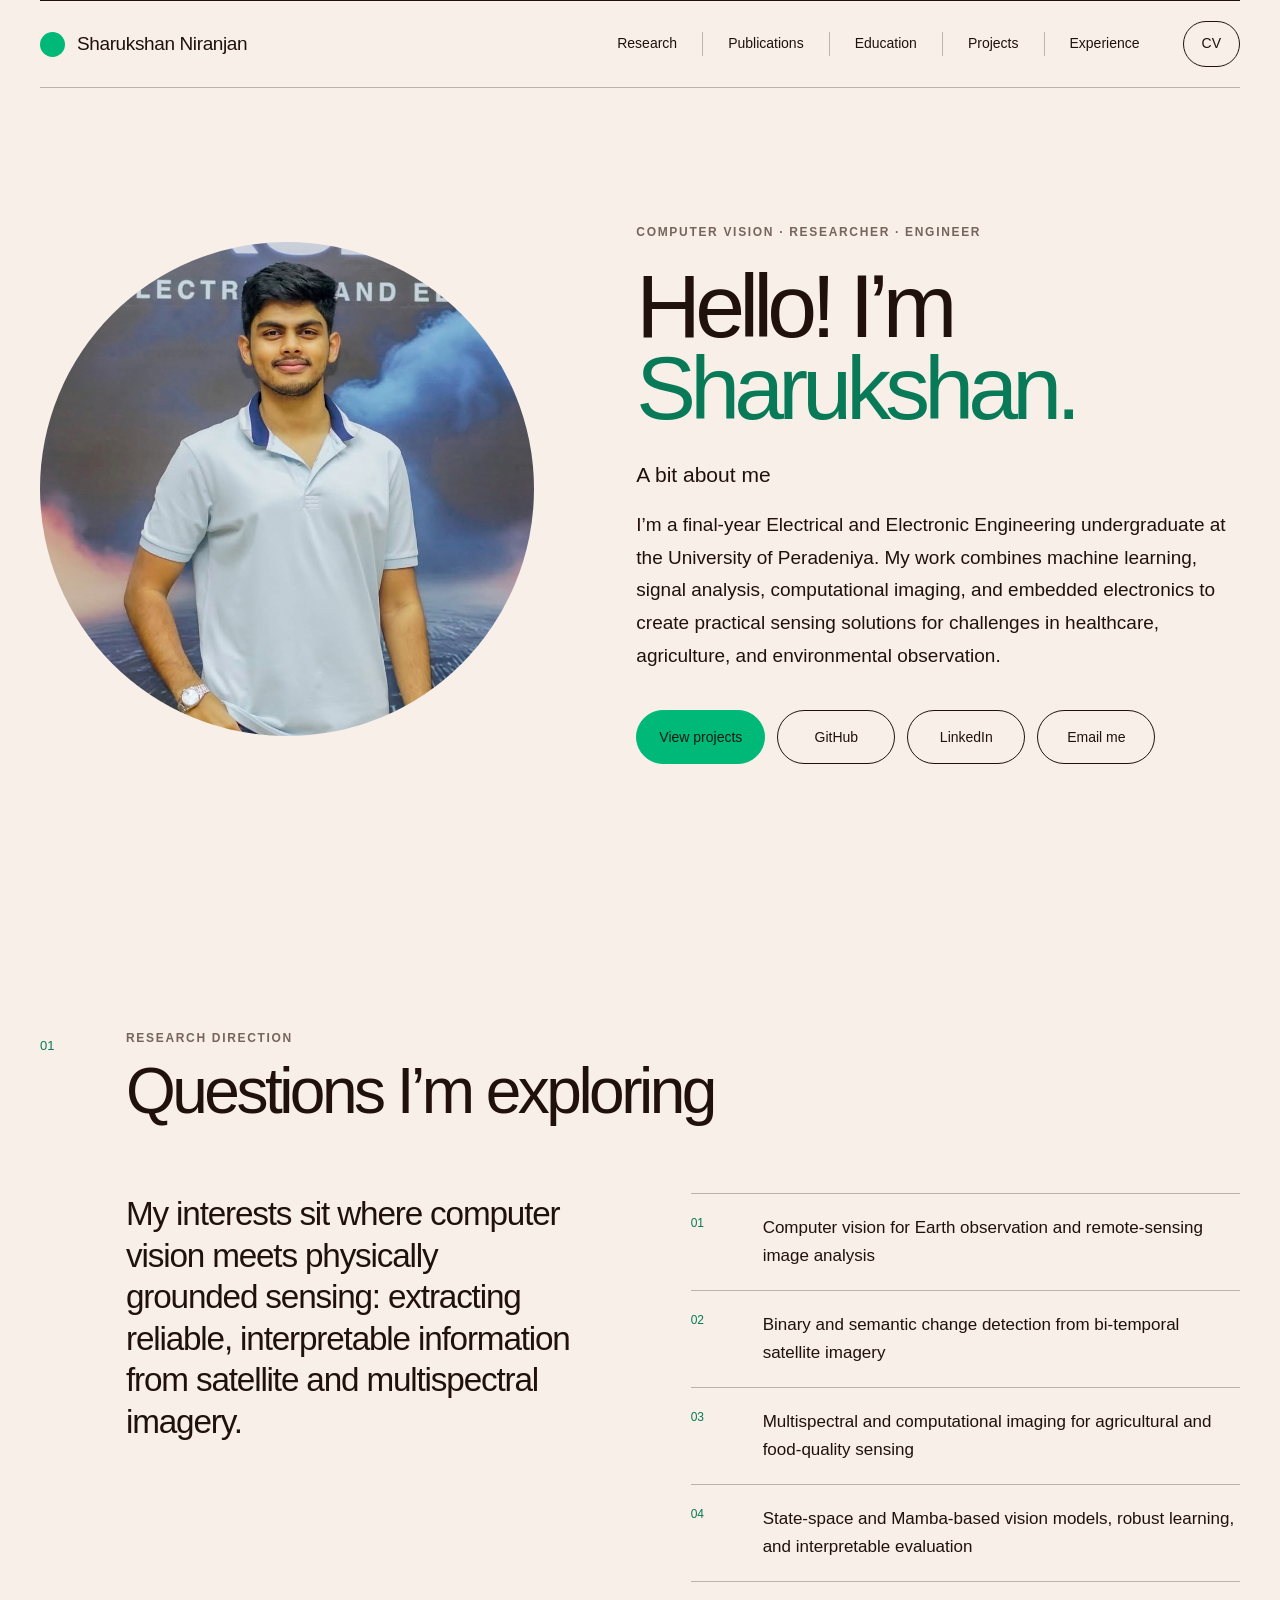
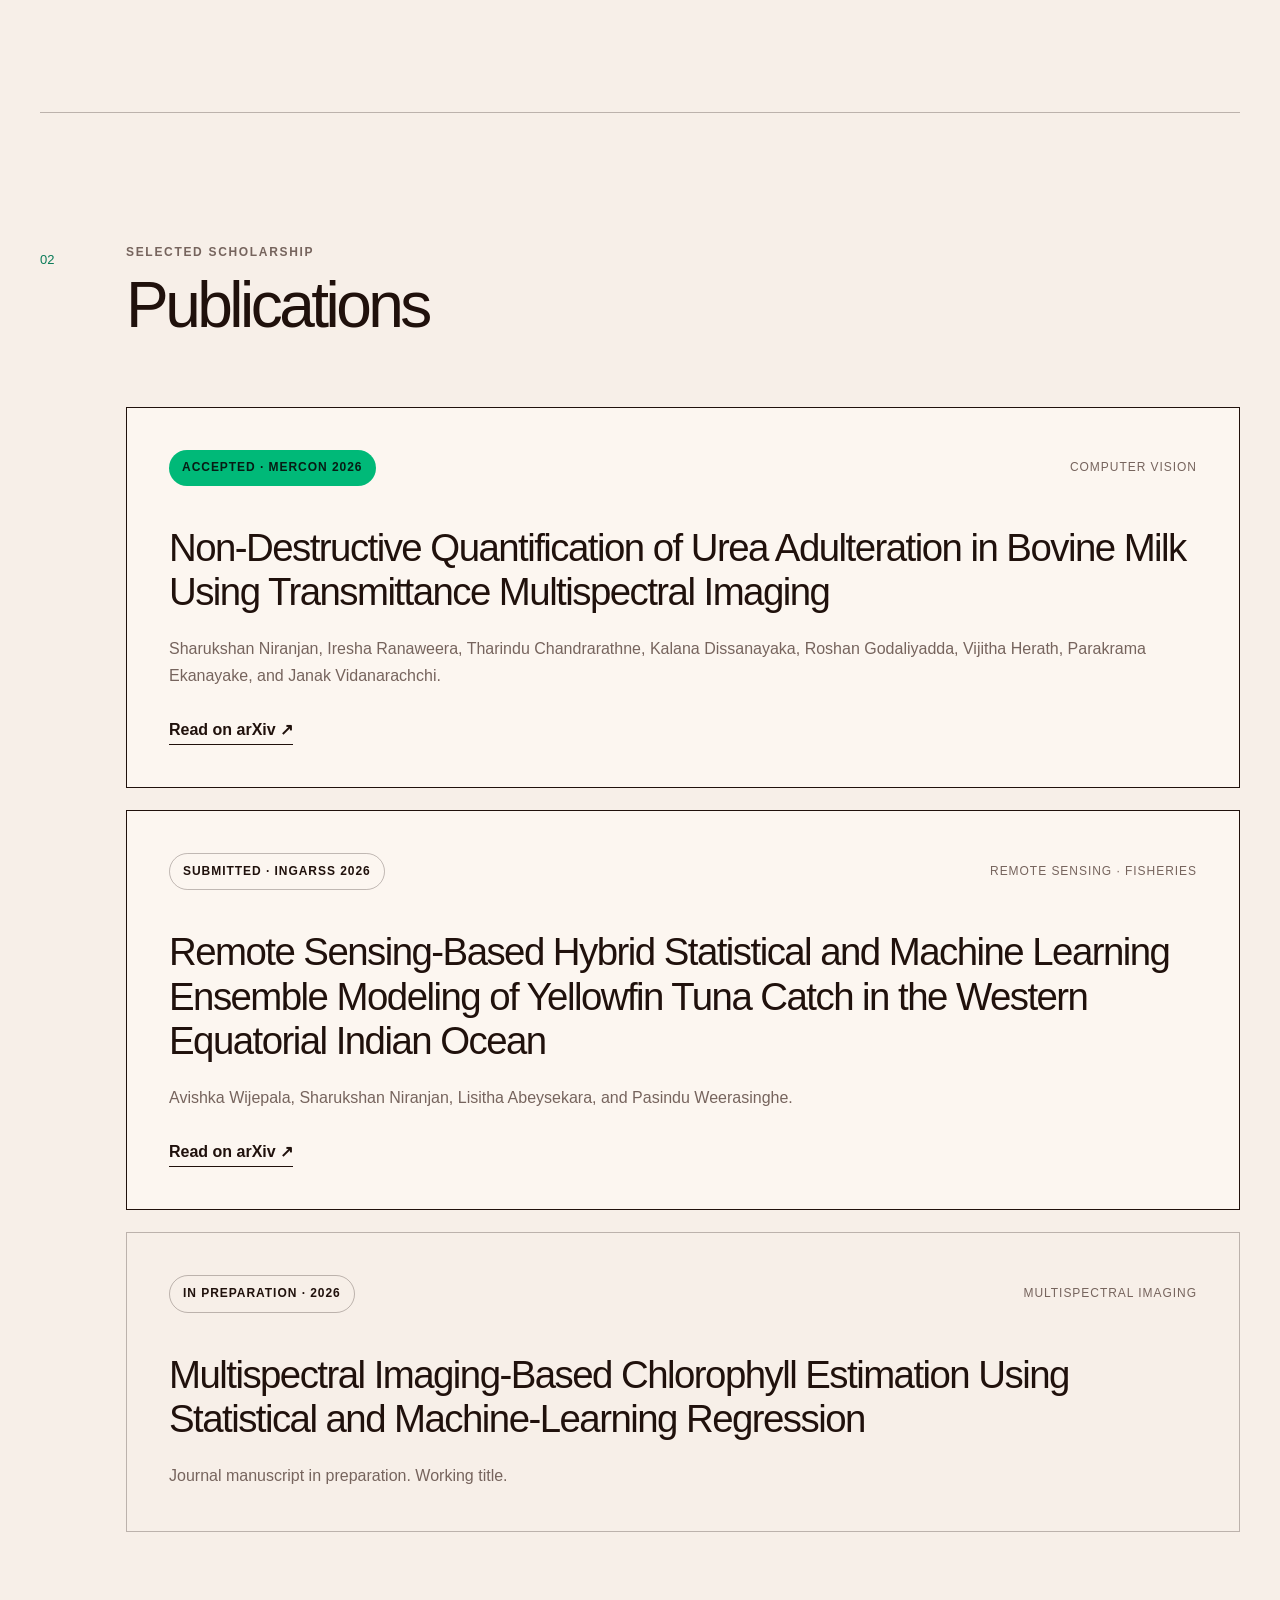
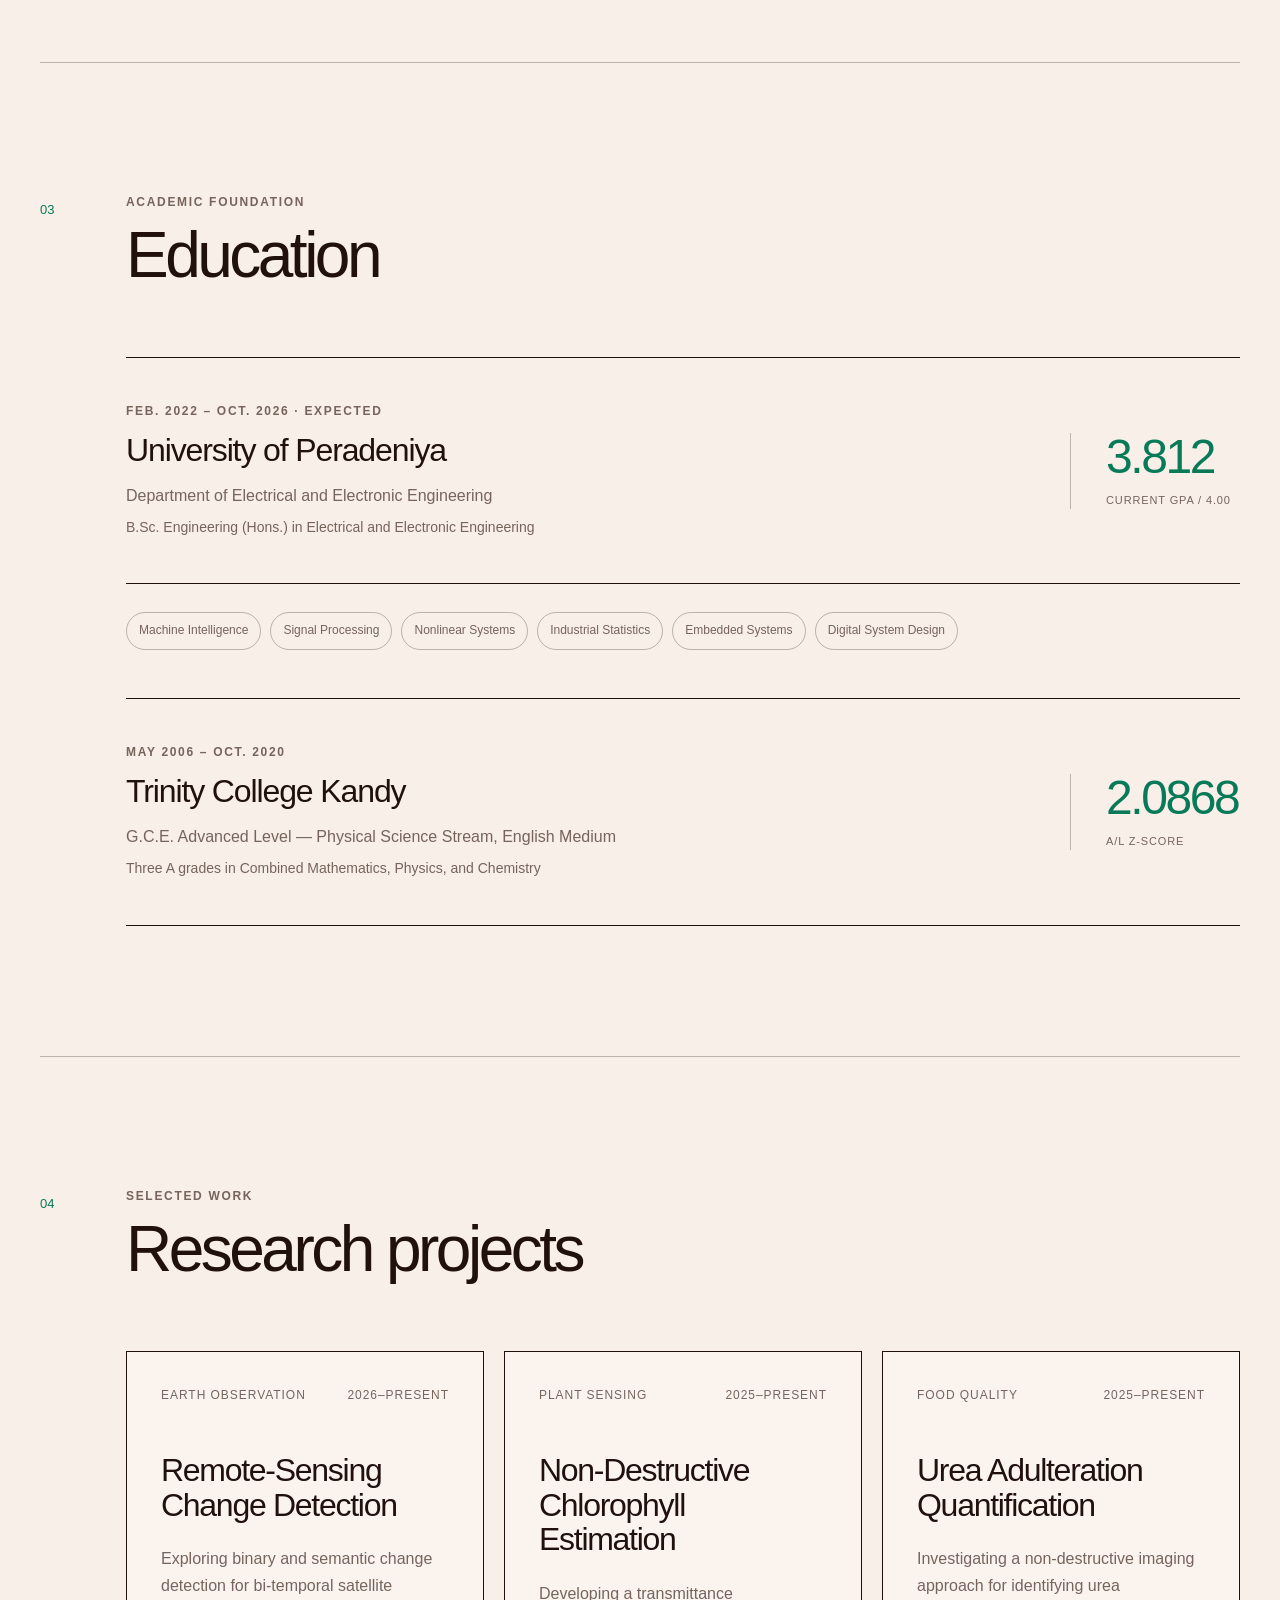
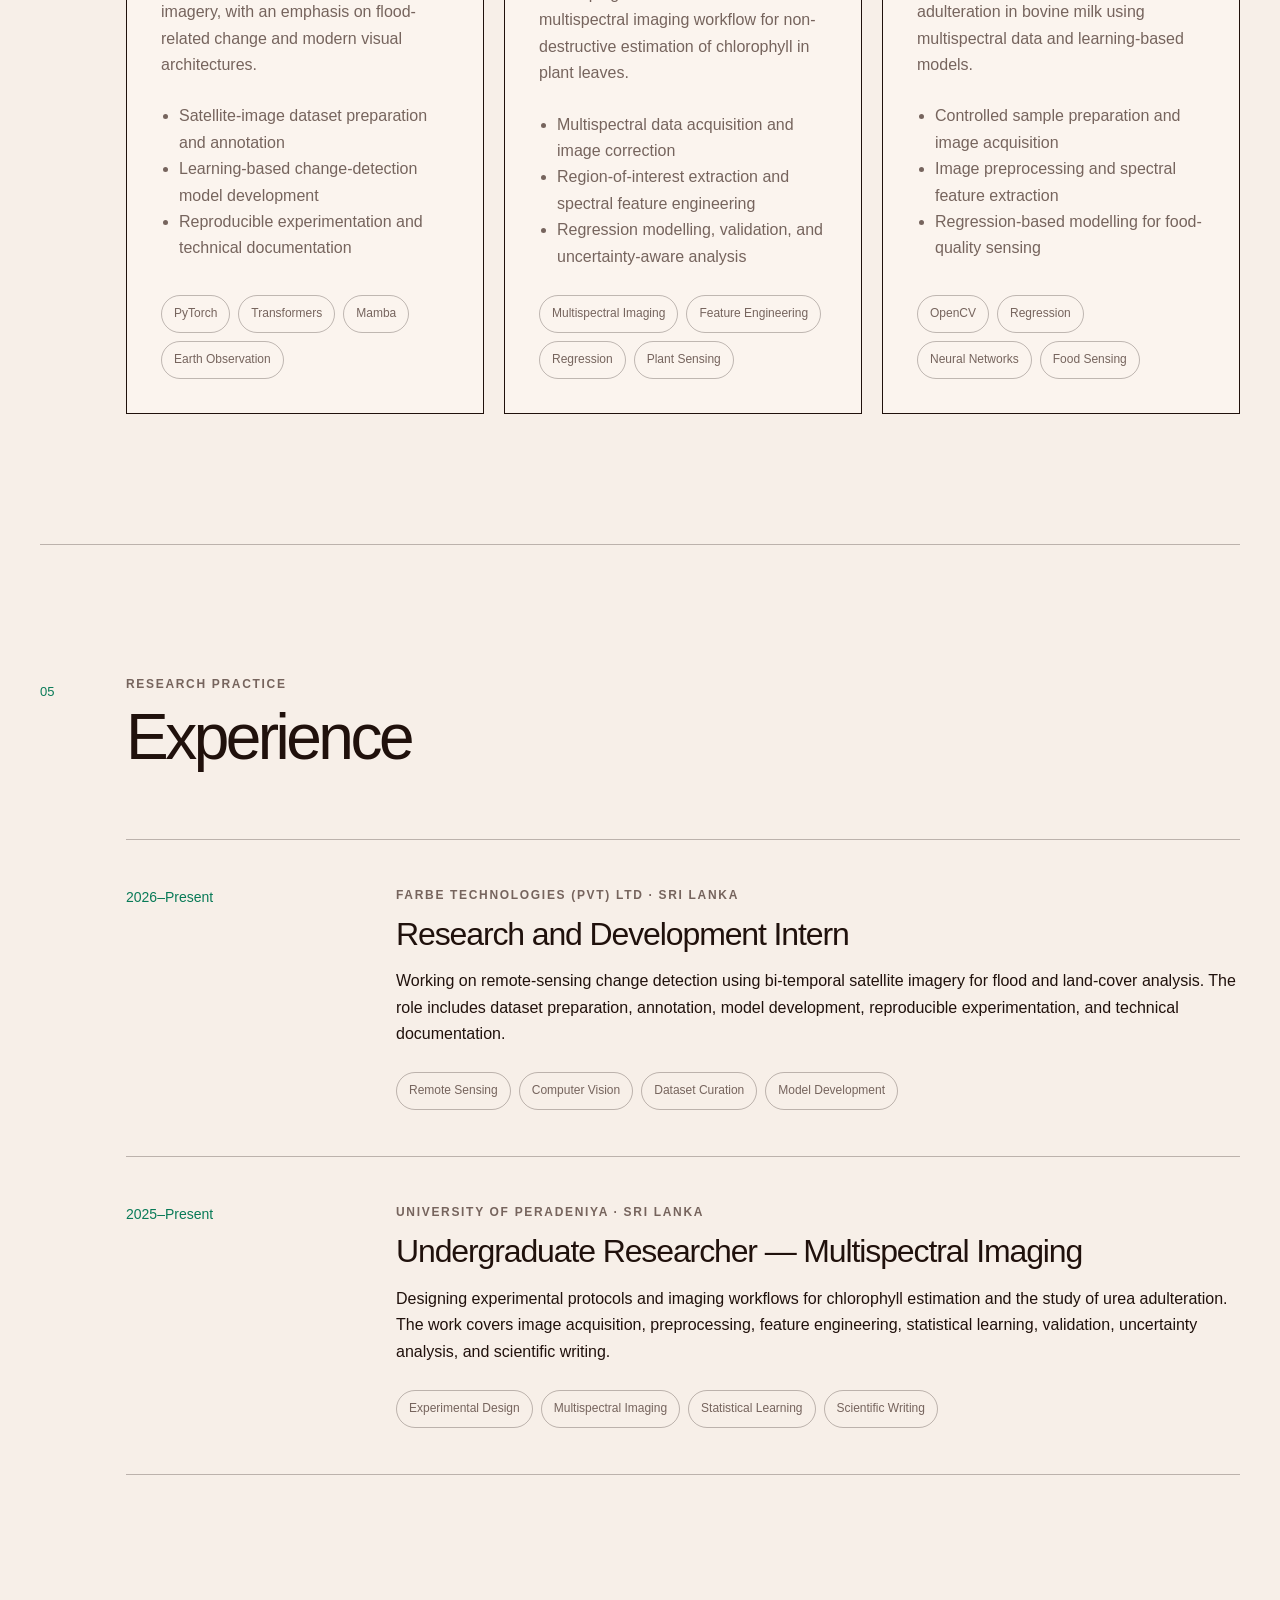
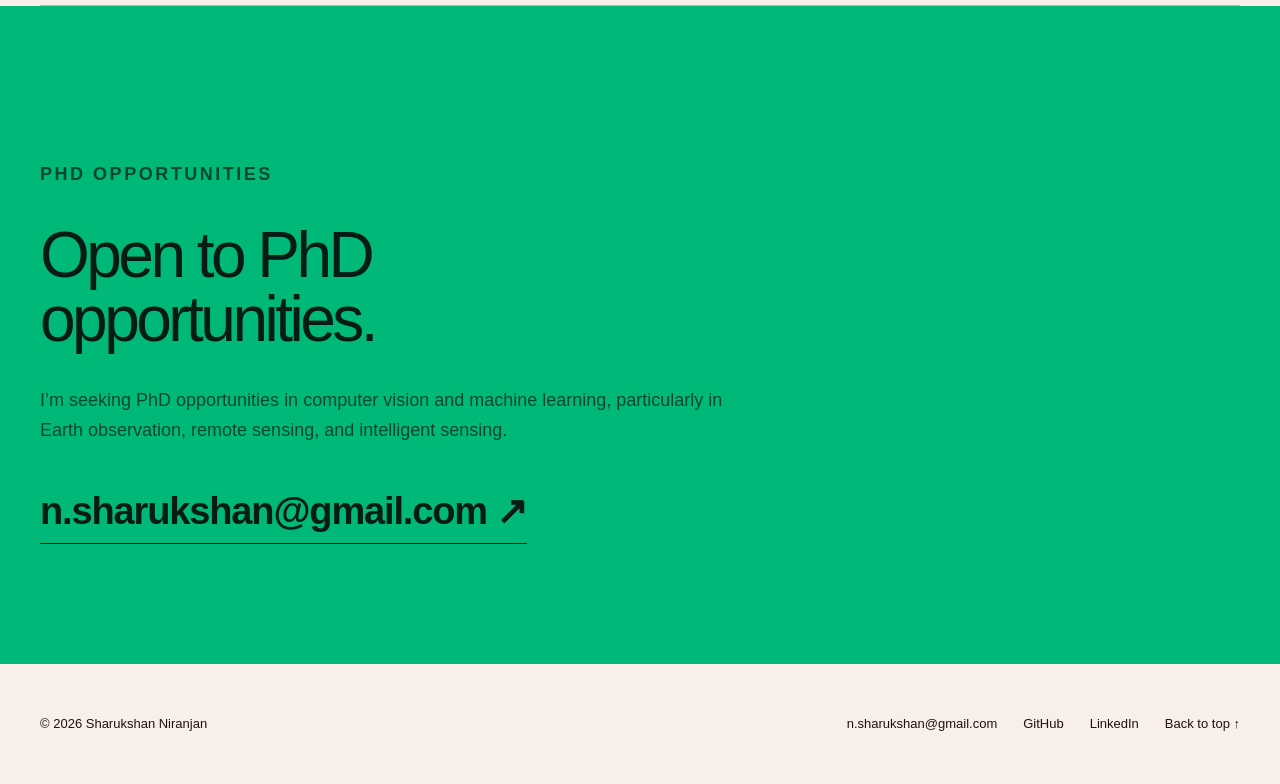
<file: index.html>
<!doctype html>
<html lang="en">
  <head>
    <meta charset="UTF-8" />
    <meta name="viewport" content="width=device-width, initial-scale=1.0" />
    <meta
      name="description"
      content="Sharukshan Niranjan is an Electrical and Electronic Engineering undergraduate researching computer vision, remote sensing, change detection, and multispectral imaging."
    />
    <meta name="theme-color" content="#f7efe8" />
    <title>Sharukshan Niranjan - Portfolio</title>
    <link rel="stylesheet" href="styles.css" />
    <script src="script.js" defer></script>
  </head>
  <body>
    <a class="skip-link" href="#main-content">Skip to content</a>

    <header class="site-header" id="top">
      <a class="brand" href="#home" aria-label="Sharukshan Niranjan, home">
        <span class="brand-dot" aria-hidden="true"></span>
        <span>Sharukshan Niranjan</span>
      </a>

      <button class="menu-button" type="button" aria-expanded="false" aria-controls="primary-nav">
        <span class="menu-line"></span>
        <span class="menu-line"></span>
        <span class="sr-only">Open navigation</span>
      </button>

      <nav class="primary-nav" id="primary-nav" aria-label="Primary navigation">
        <a href="#research">Research</a>
        <a href="#publications">Publications</a>
        <a href="#education">Education</a>
        <a href="#projects">Projects</a>
        <a href="#experience">Experience</a>
        <a class="resume-link" href="assets/Sharukshan_Niranjan_CV.pdf" target="_blank" rel="noreferrer">CV</a>
      </nav>
    </header>

    <main id="main-content">
      <section class="hero section-shell" id="home">
        <div class="portrait-wrap reveal">
          <img
            class="portrait"
            src="assets/profile.jpg"
            alt="Sharukshan Niranjan"
            width="900"
            height="1069"
          />
        </div>

        <div class="hero-copy reveal">
          <p class="eyebrow">Computer Vision · Researcher · Engineer</p>
          <h1>Hello! I’m<br /><span>Sharukshan.</span></h1>
          <p class="hero-kicker">A bit about me</p>
          <p class="hero-intro">
            I’m a final-year Electrical and Electronic Engineering undergraduate at the University of
            Peradeniya. My work combines machine learning, signal analysis, computational imaging, and
            embedded electronics to create practical sensing solutions for challenges in healthcare,
            agriculture, and environmental observation.
          </p>
          <div class="hero-actions" aria-label="Profile links">
            <a class="round-action action-primary" href="#projects">View projects</a>
            <a class="round-action" href="https://github.com/sharuk-64" target="_blank" rel="noreferrer">GitHub</a>
            <a class="round-action" href="https://www.linkedin.com/in/sharuk-niran4a6b20" target="_blank" rel="noreferrer">LinkedIn</a>
            <a class="round-action" href="mailto:n.sharukshan@gmail.com">Email me</a>
          </div>
        </div>
      </section>

      <section class="content-section section-shell" id="research">
        <div class="section-heading reveal">
          <p class="section-number">01</p>
          <div>
            <p class="eyebrow">Research direction</p>
            <h2>Questions I’m exploring</h2>
          </div>
        </div>
        <div class="research-layout">
          <p class="lead-copy reveal">
            My interests sit where computer vision meets physically grounded sensing: extracting reliable,
            interpretable information from satellite and multispectral imagery.
          </p>
          <div class="interest-list reveal">
            <div class="interest-item"><span>01</span><p>Computer vision for Earth observation and remote-sensing image analysis</p></div>
            <div class="interest-item"><span>02</span><p>Binary and semantic change detection from bi-temporal satellite imagery</p></div>
            <div class="interest-item"><span>03</span><p>Multispectral and computational imaging for agricultural and food-quality sensing</p></div>
            <div class="interest-item"><span>04</span><p>State-space and Mamba-based vision models, robust learning, and interpretable evaluation</p></div>
          </div>
        </div>
      </section>

      <section class="content-section section-shell" id="publications">
        <div class="section-heading reveal">
          <p class="section-number">02</p>
          <div>
            <p class="eyebrow">Selected scholarship</p>
            <h2>Publications</h2>
          </div>
        </div>

        <article class="publication-card reveal">
          <div class="publication-meta">
            <span class="status-pill">Accepted · MERCon 2026</span>
            <span>Computer Vision</span>
          </div>
          <h3>Non-Destructive Quantification of Urea Adulteration in Bovine Milk Using Transmittance Multispectral Imaging</h3>
          <p>
            Sharukshan Niranjan, Iresha Ranaweera, Tharindu Chandrarathne, Kalana Dissanayaka,
            Roshan Godaliyadda, Vijitha Herath, Parakrama Ekanayake, and Janak Vidanarachchi.
          </p>
          <div class="publication-links">
            <a href="https://arxiv.org/abs/2608.03113" target="_blank" rel="noreferrer">Read on arXiv <span aria-hidden="true">↗</span></a>
          </div>
        </article>

        <article class="publication-card reveal">
          <div class="publication-meta">
            <span class="status-pill status-muted">Submitted · InGARSS 2026</span>
            <span>Remote Sensing · Fisheries</span>
          </div>
          <h3>Remote Sensing-Based Hybrid Statistical and Machine Learning Ensemble Modeling of Yellowfin Tuna Catch in the Western Equatorial Indian Ocean</h3>
          <p>Avishka Wijepala, Sharukshan Niranjan, Lisitha Abeysekara, and Pasindu Weerasinghe.</p>
          <div class="publication-links">
            <a href="https://arxiv.org/abs/2608.10003" target="_blank" rel="noreferrer">Read on arXiv <span aria-hidden="true">↗</span></a>
          </div>
        </article>

        <article class="publication-card muted-card reveal">
          <div class="publication-meta">
            <span class="status-pill status-muted">In preparation · 2026</span>
            <span>Multispectral Imaging</span>
          </div>
          <h3>Multispectral Imaging-Based Chlorophyll Estimation Using Statistical and Machine-Learning Regression</h3>
          <p>Journal manuscript in preparation. Working title.</p>
        </article>
      </section>

      <section class="content-section section-shell" id="education">
        <div class="section-heading reveal">
          <p class="section-number">03</p>
          <div>
            <p class="eyebrow">Academic foundation</p>
            <h2>Education</h2>
          </div>
        </div>

        <article class="education-card reveal">
          <div>
            <p class="eyebrow">Feb. 2022 – Oct. 2026 · Expected</p>
            <h3>University of Peradeniya</h3>
            <p>Department of Electrical and Electronic Engineering</p>
            <p class="education-detail">B.Sc. Engineering (Hons.) in Electrical and Electronic Engineering</p>
          </div>
          <div class="education-score">
            <strong>3.812</strong>
            <span>Current GPA / 4.00</span>
          </div>
        </article>

        <div class="coursework reveal">
          <span>Machine Intelligence</span><span>Signal Processing</span><span>Nonlinear Systems</span>
          <span>Industrial Statistics</span><span>Embedded Systems</span><span>Digital System Design</span>
        </div>

        <article class="education-card school-card reveal">
          <div>
            <p class="eyebrow">May 2006 – Oct. 2020</p>
            <h3>Trinity College Kandy</h3>
            <p>G.C.E. Advanced Level — Physical Science Stream, English Medium</p>
            <p class="education-detail">Three A grades in Combined Mathematics, Physics, and Chemistry</p>
          </div>
          <div class="education-score">
            <strong>2.0868</strong>
            <span>A/L Z-score</span>
          </div>
        </article>
      </section>

      <section class="content-section section-shell" id="projects">
        <div class="section-heading reveal">
          <p class="section-number">04</p>
          <div>
            <p class="eyebrow">Selected work</p>
            <h2>Research projects</h2>
          </div>
        </div>

        <div class="projects-grid">
          <article class="project-card reveal">
            <div class="project-topline"><span>Earth Observation</span><span>2026–Present</span></div>
            <h3>Remote-Sensing Change Detection</h3>
            <p>Exploring binary and semantic change detection for bi-temporal satellite imagery, with an emphasis on flood-related change and modern visual architectures.</p>
            <ul>
              <li>Satellite-image dataset preparation and annotation</li>
              <li>Learning-based change-detection model development</li>
              <li>Reproducible experimentation and technical documentation</li>
            </ul>
            <div class="tag-row"><span>PyTorch</span><span>Transformers</span><span>Mamba</span><span>Earth Observation</span></div>
          </article>

          <article class="project-card reveal">
            <div class="project-topline"><span>Plant Sensing</span><span>2025–Present</span></div>
            <h3>Non-Destructive Chlorophyll Estimation</h3>
            <p>Developing a transmittance multispectral imaging workflow for non-destructive estimation of chlorophyll in plant leaves.</p>
            <ul>
              <li>Multispectral data acquisition and image correction</li>
              <li>Region-of-interest extraction and spectral feature engineering</li>
              <li>Regression modelling, validation, and uncertainty-aware analysis</li>
            </ul>
            <div class="tag-row"><span>Multispectral Imaging</span><span>Feature Engineering</span><span>Regression</span><span>Plant Sensing</span></div>
          </article>

          <article class="project-card reveal">
            <div class="project-topline"><span>Food Quality</span><span>2025–Present</span></div>
            <h3>Urea Adulteration Quantification</h3>
            <p>Investigating a non-destructive imaging approach for identifying urea adulteration in bovine milk using multispectral data and learning-based models.</p>
            <ul>
              <li>Controlled sample preparation and image acquisition</li>
              <li>Image preprocessing and spectral feature extraction</li>
              <li>Regression-based modelling for food-quality sensing</li>
            </ul>
            <div class="tag-row"><span>OpenCV</span><span>Regression</span><span>Neural Networks</span><span>Food Sensing</span></div>
          </article>
        </div>
      </section>

      <section class="content-section section-shell" id="experience">
        <div class="section-heading reveal">
          <p class="section-number">05</p>
          <div>
            <p class="eyebrow">Research practice</p>
            <h2>Experience</h2>
          </div>
        </div>

        <div class="timeline">
          <article class="timeline-item reveal">
            <div class="timeline-date">2026–Present</div>
            <div class="timeline-copy">
              <p class="eyebrow">Farbe Technologies (Pvt) Ltd · Sri Lanka</p>
              <h3>Research and Development Intern</h3>
              <p>Working on remote-sensing change detection using bi-temporal satellite imagery for flood and land-cover analysis. The role includes dataset preparation, annotation, model development, reproducible experimentation, and technical documentation.</p>
              <div class="experience-tags"><span>Remote Sensing</span><span>Computer Vision</span><span>Dataset Curation</span><span>Model Development</span></div>
            </div>
          </article>

          <article class="timeline-item reveal">
            <div class="timeline-date">2025–Present</div>
            <div class="timeline-copy">
              <p class="eyebrow">University of Peradeniya · Sri Lanka</p>
              <h3>Undergraduate Researcher — Multispectral Imaging</h3>
              <p>Designing experimental protocols and imaging workflows for chlorophyll estimation and the study of urea adulteration. The work covers image acquisition, preprocessing, feature engineering, statistical learning, validation, uncertainty analysis, and scientific writing.</p>
              <div class="experience-tags"><span>Experimental Design</span><span>Multispectral Imaging</span><span>Statistical Learning</span><span>Scientific Writing</span></div>
            </div>
          </article>
        </div>
      </section>

      <section class="contact-section" id="contact">
        <div class="section-shell contact-inner reveal">
          <p class="eyebrow">PhD opportunities</p>
          <h2>Open to PhD<br />opportunities.</h2>
          <p>I’m seeking PhD opportunities in computer vision and machine learning, particularly in Earth observation, remote sensing, and intelligent sensing.</p>
          <a class="email-link" href="mailto:n.sharukshan@gmail.com">n.sharukshan@gmail.com <span aria-hidden="true">↗</span></a>
        </div>
      </section>
    </main>

    <footer class="site-footer">
      <p>© <span id="current-year">2026</span> Sharukshan Niranjan</p>
      <div>
        <a href="mailto:n.sharukshan@gmail.com">n.sharukshan@gmail.com</a>
        <a href="https://github.com/sharuk-64" target="_blank" rel="noreferrer">GitHub</a>
        <a href="https://www.linkedin.com/in/sharuk-niran4a6b20" target="_blank" rel="noreferrer">LinkedIn</a>
        <a href="#top">Back to top ↑</a>
      </div>
    </footer>
  </body>
</html>
</file>
<file: styles.css>
:root {
  --paper: #f7efe8;
  --paper-deep: #eee2d7;
  --ink: #20110c;
  --muted: #76645d;
  --accent: #00b978;
  --accent-deep: #087a57;
  --line: rgba(32, 17, 12, 0.27);
  --white: #fffaf6;
  --max-width: 1420px;
}

* {
  box-sizing: border-box;
}

html {
  scroll-behavior: smooth;
  scroll-padding-top: 100px;
}

body {
  margin: 0;
  background: var(--paper);
  color: var(--ink);
  font-family: "Avenir Next", Avenir, "Segoe UI", Helvetica, Arial, sans-serif;
  font-size: 16px;
  line-height: 1.65;
  -webkit-font-smoothing: antialiased;
}

body::before {
  position: fixed;
  inset: 0;
  z-index: -1;
  background-image: radial-gradient(rgba(32, 17, 12, 0.05) 0.7px, transparent 0.7px);
  background-size: 8px 8px;
  content: "";
  opacity: 0.18;
  pointer-events: none;
}

a {
  color: inherit;
  text-decoration: none;
}

button,
a {
  -webkit-tap-highlight-color: transparent;
}

.skip-link {
  position: fixed;
  top: 10px;
  left: 10px;
  z-index: 100;
  padding: 10px 16px;
  border: 1px solid var(--ink);
  background: var(--white);
  transform: translateY(-150%);
}

.skip-link:focus {
  transform: translateY(0);
}

.sr-only {
  position: absolute;
  width: 1px;
  height: 1px;
  padding: 0;
  margin: -1px;
  overflow: hidden;
  clip: rect(0, 0, 0, 0);
  white-space: nowrap;
  border: 0;
}

.section-shell,
.site-header,
.site-footer {
  width: min(calc(100% - 80px), var(--max-width));
  margin-inline: auto;
}

.site-header {
  position: sticky;
  top: 0;
  z-index: 20;
  display: flex;
  align-items: center;
  justify-content: space-between;
  min-height: 88px;
  border-top: 1px solid var(--ink);
  border-bottom: 1px solid var(--line);
  background: rgba(247, 239, 232, 0.93);
  backdrop-filter: blur(16px);
}

.brand {
  display: inline-flex;
  gap: 12px;
  align-items: center;
  font-size: 19px;
  font-weight: 500;
  letter-spacing: -0.02em;
}

.brand-dot {
  width: 25px;
  height: 25px;
  border-radius: 50%;
  background: var(--accent);
  box-shadow: 0 0 0 0 rgba(0, 185, 120, 0.32);
  animation: dot-pulse 3s infinite;
}

.primary-nav {
  display: flex;
  align-items: center;
}

.primary-nav a {
  position: relative;
  padding: 0 25px;
  border-left: 1px solid var(--line);
  font-size: 14px;
  white-space: nowrap;
}

.primary-nav a:first-child {
  border-left: 0;
}

.primary-nav a::after {
  position: absolute;
  right: 25px;
  bottom: -8px;
  left: 25px;
  height: 1px;
  background: var(--accent-deep);
  content: "";
  transform: scaleX(0);
  transform-origin: left;
  transition: transform 180ms ease;
}

.primary-nav a:hover::after,
.primary-nav a:focus-visible::after,
.primary-nav a.active::after {
  transform: scaleX(1);
}

.primary-nav .resume-link {
  margin-left: 18px;
  padding: 10px 18px;
  border: 1px solid var(--ink);
  border-radius: 999px;
  transition: background 180ms ease, color 180ms ease;
}

.primary-nav .resume-link::after {
  display: none;
}

.primary-nav .resume-link:hover,
.primary-nav .resume-link:focus-visible {
  background: var(--ink);
  color: var(--paper);
}

.menu-button {
  display: none;
  width: 45px;
  height: 45px;
  border: 1px solid var(--ink);
  border-radius: 50%;
  background: transparent;
}

.menu-line {
  display: block;
  width: 18px;
  height: 1px;
  margin: 5px auto;
  background: var(--ink);
  transition: transform 180ms ease;
}

.hero {
  display: grid;
  grid-template-columns: minmax(360px, 0.9fr) minmax(440px, 1.1fr);
  gap: clamp(52px, 8vw, 138px);
  align-items: center;
  min-height: calc(100vh - 89px);
  padding-block: 80px;
}

.portrait-wrap {
  position: relative;
  justify-self: end;
  width: min(100%, 540px);
  aspect-ratio: 1 / 1;
}

.portrait {
  position: relative;
  width: 100%;
  height: 100%;
  border-radius: 50%;
  object-fit: cover;
  object-position: 50% 21%;
  filter: saturate(0.9) contrast(1.02);
}

.hero-copy {
  max-width: 670px;
}

.eyebrow {
  margin: 0;
  color: var(--muted);
  font-size: 12px;
  font-weight: 650;
  letter-spacing: 0.14em;
  line-height: 1.5;
  text-transform: uppercase;
}

.hero h1 {
  max-width: 780px;
  margin: 24px 0 18px;
  font-size: clamp(60px, 7vw, 112px);
  font-weight: 350;
  letter-spacing: -0.065em;
  line-height: 0.92;
}

.hero h1 span {
  color: var(--accent-deep);
}

.hero-kicker {
  margin: 29px 0 16px;
  font-size: 21px;
  font-weight: 500;
}

.hero-intro {
  max-width: 620px;
  margin: 0;
  font-size: clamp(16px, 1.5vw, 19px);
  line-height: 1.72;
}

.connect-block {
  margin-top: 28px;
}

.connect-label {
  margin: 0 0 13px;
  color: var(--muted);
  font-size: 12px;
  font-weight: 700;
  letter-spacing: 0.14em;
  text-transform: uppercase;
}

.connect-icons {
  display: flex;
  flex-wrap: wrap;
  gap: 10px;
}

.connect-icons a {
  display: inline-flex;
  width: 44px;
  height: 44px;
  align-items: center;
  justify-content: center;
  border: 1px solid var(--line);
  border-radius: 50%;
  color: var(--ink);
  transition: border-color 180ms ease, color 180ms ease, transform 180ms ease;
}

.connect-icons svg {
  width: 23px;
  height: 23px;
  fill: none;
  stroke: currentColor;
  stroke-linecap: round;
  stroke-linejoin: round;
  stroke-width: 1.7;
}

.connect-icons a:hover,
.connect-icons a:focus-visible {
  border-color: var(--accent-deep);
  color: var(--accent-deep);
  transform: translateY(-3px);
}

.connect-block + .hero-actions {
  margin-top: 28px;
}

.hero-actions {
  display: flex;
  flex-wrap: wrap;
  gap: 12px;
  margin-top: 38px;
}

.round-action {
  display: inline-flex;
  align-items: center;
  justify-content: center;
  min-width: 118px;
  min-height: 54px;
  padding: 10px 22px;
  border: 1px solid var(--ink);
  border-radius: 999px;
  font-size: 14px;
  transition: transform 180ms ease, background 180ms ease, color 180ms ease;
}

.round-action:hover,
.round-action:focus-visible {
  background: var(--ink);
  color: var(--paper);
  transform: translateY(-3px);
}

.round-action.action-primary {
  border-color: var(--accent);
  background: var(--accent);
  color: #071c14;
}

.content-section {
  padding-block: 130px;
  border-bottom: 1px solid var(--line);
}

.section-heading {
  display: grid;
  grid-template-columns: 86px 1fr;
  margin-bottom: 70px;
}

.section-number {
  margin: 6px 0 0;
  color: var(--accent-deep);
  font-size: 13px;
}

.section-heading h2,
.contact-section h2 {
  margin: 12px 0 0;
  font-size: clamp(44px, 5vw, 78px);
  font-weight: 350;
  letter-spacing: -0.055em;
  line-height: 1;
}

.research-layout {
  display: grid;
  grid-template-columns: 0.9fr 1.1fr;
  gap: clamp(50px, 9vw, 150px);
  padding-left: 86px;
}

.lead-copy {
  margin: 0;
  font-size: clamp(24px, 2.6vw, 42px);
  font-weight: 350;
  letter-spacing: -0.035em;
  line-height: 1.25;
}

.interest-item {
  display: grid;
  grid-template-columns: 54px 1fr;
  gap: 18px;
  align-items: start;
  padding: 20px 0;
  border-top: 1px solid var(--line);
}

.interest-item:last-child {
  border-bottom: 1px solid var(--line);
}

.interest-item span {
  color: var(--accent-deep);
  font-size: 12px;
}

.interest-item p {
  margin: 0;
  font-size: 17px;
}

.publication-card {
  margin-left: 86px;
  padding: 42px;
  border: 1px solid var(--ink);
  background: rgba(255, 250, 246, 0.62);
}

.publication-card + .publication-card {
  margin-top: 22px;
}

.publication-meta,
.project-topline {
  display: flex;
  justify-content: space-between;
  gap: 20px;
  align-items: center;
  color: var(--muted);
  font-size: 12px;
  letter-spacing: 0.08em;
  text-transform: uppercase;
}

.status-pill {
  display: inline-flex;
  padding: 8px 13px;
  border-radius: 999px;
  background: var(--accent);
  color: #071c14;
  font-weight: 700;
}

.status-muted {
  border: 1px solid var(--line);
  background: transparent;
  color: var(--ink);
}

.publication-card h3 {
  max-width: 1050px;
  margin: 40px 0 22px;
  font-size: clamp(28px, 3vw, 46px);
  font-weight: 400;
  letter-spacing: -0.04em;
  line-height: 1.15;
}

.publication-card > p {
  max-width: 1020px;
  margin: 0;
  color: var(--muted);
}

.publication-links {
  margin-top: 28px;
}

.publication-links a,
.email-link {
  display: inline-block;
  border-bottom: 1px solid var(--ink);
  font-weight: 650;
}

.muted-card {
  border-color: var(--line);
  background: transparent;
}

.projects-grid {
  display: grid;
  grid-template-columns: repeat(3, 1fr);
  gap: 20px;
  padding-left: 86px;
}

.project-card {
  display: flex;
  min-height: 570px;
  padding: 34px;
  border: 1px solid var(--ink);
  background: rgba(255, 250, 246, 0.45);
  flex-direction: column;
  transition: transform 220ms ease, box-shadow 220ms ease, background 220ms ease;
}

.project-card:hover {
  background: var(--white);
  box-shadow: 10px 10px 0 var(--accent);
  transform: translate(-5px, -5px);
}

.project-card h3 {
  margin: 48px 0 24px;
  font-size: clamp(28px, 2.5vw, 41px);
  font-weight: 400;
  letter-spacing: -0.04em;
  line-height: 1.08;
}

.project-card p {
  margin: 0;
  color: var(--muted);
}

.project-card ul {
  padding-left: 18px;
  margin: 25px 0;
  color: var(--muted);
}

.tag-row {
  display: flex;
  flex-wrap: wrap;
  gap: 8px;
  margin-top: auto;
}

.tag-row span,
.coursework span {
  padding: 8px 12px;
  border: 1px solid var(--line);
  border-radius: 999px;
  color: var(--muted);
  font-size: 12px;
}

.timeline {
  padding-left: 86px;
}

.timeline-item {
  display: grid;
  grid-template-columns: 220px 1fr;
  gap: 50px;
  padding: 46px 0;
  border-top: 1px solid var(--line);
}

.timeline-item:last-child {
  border-bottom: 1px solid var(--line);
}

.timeline-date {
  color: var(--accent-deep);
  font-size: 14px;
}

.timeline-copy h3,
.education-card h3 {
  margin: 12px 0 14px;
  font-size: clamp(27px, 2.5vw, 42px);
  font-weight: 400;
  letter-spacing: -0.035em;
  line-height: 1.15;
}

.timeline-copy > p:last-child,
.education-card p {
  max-width: 850px;
  margin: 0;
  color: var(--muted);
}

.education-card .education-detail {
  margin-top: 7px;
  font-size: 14px;
}

.education-card {
  display: grid;
  grid-template-columns: 1fr auto;
  gap: 50px;
  align-items: center;
  margin-left: 86px;
  padding: 44px 0;
  border-top: 1px solid var(--ink);
  border-bottom: 1px solid var(--ink);
}

.education-score {
  display: flex;
  min-width: 170px;
  padding-left: 35px;
  border-left: 1px solid var(--line);
  flex-direction: column;
}

.education-score strong {
  color: var(--accent-deep);
  font-size: 48px;
  font-weight: 400;
  letter-spacing: -0.05em;
  line-height: 1;
}

.education-score span {
  margin-top: 10px;
  color: var(--muted);
  font-size: 11px;
  letter-spacing: 0.08em;
  text-transform: uppercase;
}

.coursework {
  display: flex;
  flex-wrap: wrap;
  gap: 9px;
  margin: 28px 0 0 86px;
}

.school-card {
  margin-top: 48px;
}

.contact-section {
  background: var(--accent);
  color: #071c14;
}

.contact-inner {
  padding-block: 120px;
}

.contact-section .eyebrow,
.contact-section p {
  color: rgba(7, 28, 20, 0.72);
}

.contact-section h2 {
  max-width: 1000px;
}

.contact-section p {
  max-width: 720px;
  margin: 35px 0;
  font-size: 18px;
}

.email-link {
  font-size: clamp(22px, 3vw, 38px);
  letter-spacing: -0.03em;
}

.site-footer {
  display: flex;
  align-items: center;
  justify-content: space-between;
  min-height: 120px;
  font-size: 13px;
}

.site-footer > div {
  display: flex;
  gap: 26px;
}

.site-footer a {
  border-bottom: 1px solid transparent;
}

.site-footer a:hover,
.site-footer a:focus-visible {
  border-color: var(--ink);
}

.experience-tags {
  display: flex;
  flex-wrap: wrap;
  gap: 8px;
  margin-top: 25px;
}

.experience-tags span {
  padding: 8px 12px;
  border: 1px solid var(--line);
  border-radius: 999px;
  color: var(--muted);
  font-size: 12px;
}

.reveal {
  opacity: 0;
  transform: translateY(22px);
  transition: opacity 650ms ease, transform 650ms ease;
}

.reveal.visible {
  opacity: 1;
  transform: translateY(0);
}

@keyframes dot-pulse {
  0%, 55%, 100% { box-shadow: 0 0 0 0 rgba(0, 185, 120, 0); }
  70% { box-shadow: 0 0 0 9px rgba(0, 185, 120, 0.12); }
}

@media (max-width: 1180px) {
  .site-header {
    min-height: 76px;
  }

  .menu-button {
    display: block;
  }

  .primary-nav {
    position: absolute;
    top: calc(100% + 1px);
    right: 0;
    left: 0;
    display: none;
    padding: 20px 0;
    border-bottom: 1px solid var(--ink);
    background: var(--paper);
    flex-direction: column;
    align-items: stretch;
  }

  .primary-nav.open {
    display: flex;
  }

  .primary-nav a,
  .primary-nav a:first-child {
    padding: 13px 24px;
    border: 0;
  }

  .primary-nav .resume-link {
    align-self: flex-start;
    margin: 10px 24px 0;
  }

  .hero {
    grid-template-columns: 0.85fr 1.15fr;
    gap: 55px;
  }

  .projects-grid {
    grid-template-columns: 1fr 1fr;
  }

  .project-card:first-child {
    grid-column: 1 / -1;
    min-height: 460px;
  }
}

@media (max-width: 820px) {
  .section-shell,
  .site-header,
  .site-footer {
    width: min(calc(100% - 38px), var(--max-width));
  }

  .brand {
    font-size: 16px;
  }

  .brand-dot {
    width: 19px;
    height: 19px;
  }

  .hero {
    grid-template-columns: 1fr;
    min-height: auto;
    padding-block: 54px 80px;
  }

  .portrait-wrap {
    justify-self: center;
    width: min(86vw, 480px);
  }

  .hero-copy {
    max-width: none;
  }

  .hero h1 {
    font-size: clamp(55px, 18vw, 96px);
  }

  .content-section {
    padding-block: 90px;
  }

  .section-heading {
    grid-template-columns: 46px 1fr;
    margin-bottom: 50px;
  }

  .research-layout,
  .projects-grid {
    grid-template-columns: 1fr;
    gap: 35px;
    padding-left: 46px;
  }

  .publication-card,
  .timeline,
  .education-card,
  .coursework {
    margin-left: 46px;
  }

  .project-card:first-child {
    grid-column: auto;
  }

  .project-card {
    min-height: 500px;
  }

  .timeline {
    padding-left: 0;
  }

  .timeline-item {
    grid-template-columns: 1fr;
    gap: 16px;
  }

  .education-card {
    grid-template-columns: 1fr;
  }

  .education-score {
    padding: 25px 0 0;
    border-top: 1px solid var(--line);
    border-left: 0;
  }

  .contact-inner {
    padding-block: 90px;
  }

}

@media (max-width: 560px) {
  .hero-actions {
    display: grid;
    grid-template-columns: 1fr 1fr;
  }

  .round-action.action-primary {
    grid-column: 1 / -1;
  }

  .section-heading {
    grid-template-columns: 1fr;
    gap: 12px;
  }

  .research-layout,
  .projects-grid {
    padding-left: 0;
  }

  .publication-card,
  .timeline,
  .education-card,
  .coursework {
    margin-left: 0;
  }

  .publication-card,
  .project-card {
    padding: 26px;
  }

  .publication-meta,
  .project-topline {
    align-items: flex-start;
    flex-direction: column;
  }

  .site-footer {
    align-items: flex-start;
    padding-block: 35px;
    flex-direction: column;
    gap: 18px;
  }

  .site-footer > div {
    flex-wrap: wrap;
  }
}

@media (prefers-reduced-motion: reduce) {
  html {
    scroll-behavior: auto;
  }

  *,
  *::before,
  *::after {
    animation-duration: 0.01ms !important;
    animation-iteration-count: 1 !important;
    scroll-behavior: auto !important;
    transition-duration: 0.01ms !important;
  }

  .reveal {
    opacity: 1;
    transform: none;
  }
}
</file>
